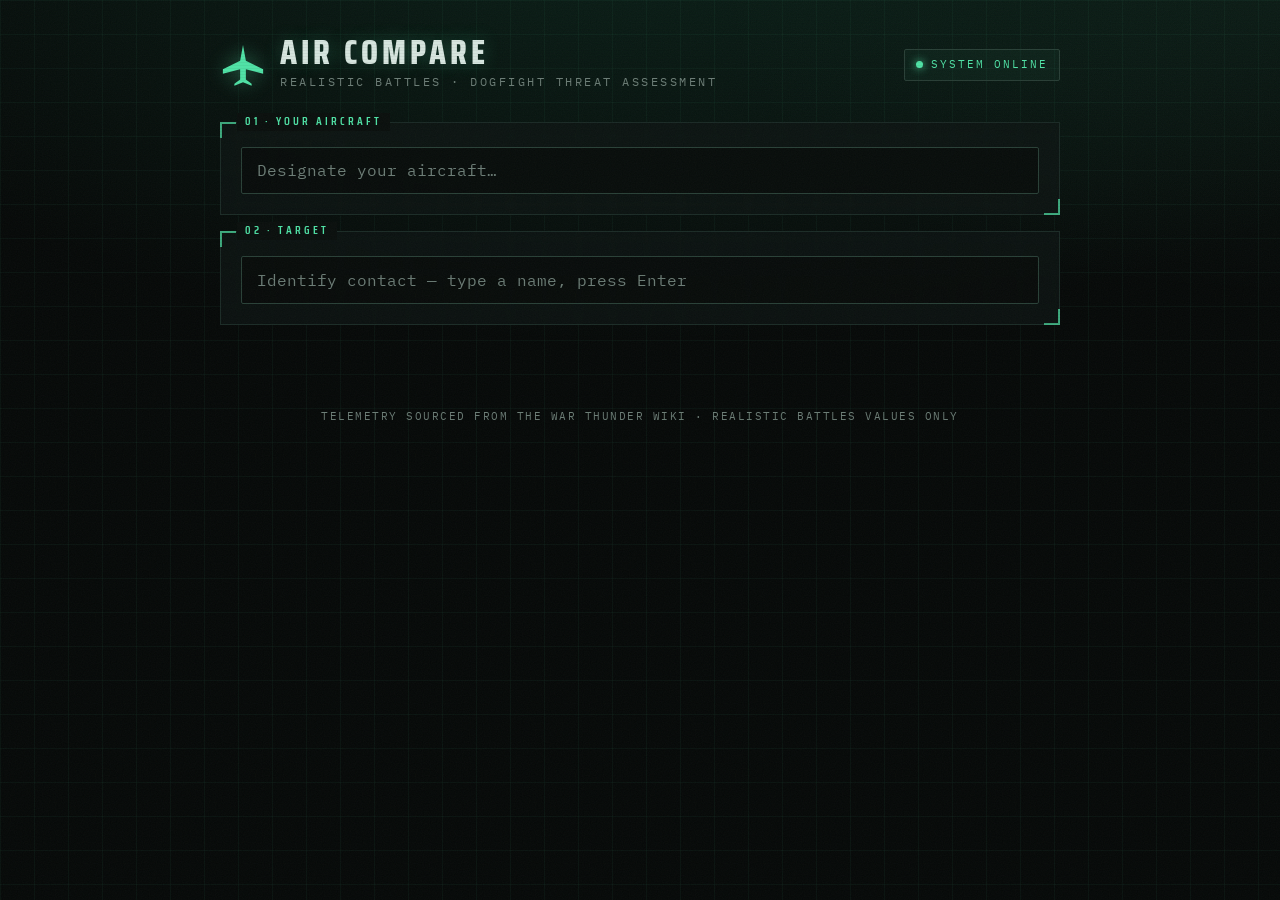
<file: app/static/index.html>
<!DOCTYPE html>
<html lang="en">
<head>
    <meta charset="UTF-8">
    <meta name="viewport" content="width=device-width, initial-scale=1">
    <title>Air Compare — RB Threat Assessment</title>
    <link rel="icon" type="image/svg+xml" href="favicon.svg">
    <link rel="preconnect" href="https://fonts.googleapis.com">
    <link rel="preconnect" href="https://fonts.gstatic.com" crossorigin>
    <link href="https://fonts.googleapis.com/css2?family=Saira+Condensed:wght@400;500;600;700;800&family=IBM+Plex+Mono:ital,wght@0,400;0,500;0,600;1,400&display=swap" rel="stylesheet">
    <link rel="stylesheet" href="style.css">
</head>
<body>
    <div class="scanlines" aria-hidden="true"></div>
    <div class="grain" aria-hidden="true"></div>

    <header class="hud-header">
        <div class="brand">
            <svg class="brand__mark" viewBox="0 0 64 64" aria-hidden="true">
                <path d="M32 4 L36 26 L60 38 L60 44 L36 38 L36 52 L44 58 L44 61 L32 56 L20 61 L20 58 L28 52 L28 38 L4 44 L4 38 L28 26 Z"/>
            </svg>
            <div class="brand__text">
                <h1>AIR&nbsp;COMPARE</h1>
                <p class="tagline">Realistic Battles · Dogfight Threat Assessment</p>
            </div>
        </div>
        <div class="hud-header__status" id="status-line">
            <span class="dot"></span><span id="status-text">SYSTEM ONLINE</span>
        </div>
    </header>

    <main>
        <section class="panel panel--ownship" id="ownship" style="--delay:.05s">
            <div class="panel__tag">01 · Your Aircraft</div>
            <div class="autocomplete" id="my-field">
                <input type="text" id="my-aircraft" placeholder="Designate your aircraft…"
                       autocomplete="off" spellcheck="false">
                <ul class="suggestions" id="my-suggestions" hidden></ul>
            </div>
            <div class="ownship-card" id="ownship-card" hidden>
                <div class="ownship-card__img">
                    <img id="ownship-img" alt="" loading="lazy">
                </div>
                <div class="ownship-card__meta">
                    <div class="ownship-card__name" id="ownship-name"></div>
                    <div class="ownship-card__sub" id="ownship-sub"></div>
                </div>
                <button type="button" class="btn-clear" id="clear-btn" title="Clear saved aircraft">
                    <span>CLEAR</span>
                </button>
            </div>
        </section>

        <section class="panel panel--contact" id="lookup" style="--delay:.12s">
            <div class="panel__tag">02 · Target</div>
            <div class="autocomplete">
                <input type="text" id="target-aircraft"
                       placeholder="Identify contact — type a name, press Enter"
                       autocomplete="off" spellcheck="false">
                <ul class="suggestions" id="target-suggestions" hidden></ul>
            </div>
        </section>

        <section id="result" hidden></section>
        <p class="message" id="message" hidden></p>
    </main>

    <footer>
        <p>Telemetry sourced from the War Thunder wiki · Realistic Battles values only</p>
    </footer>

    <script src="main.js"></script>
</body>
</html>
</file>
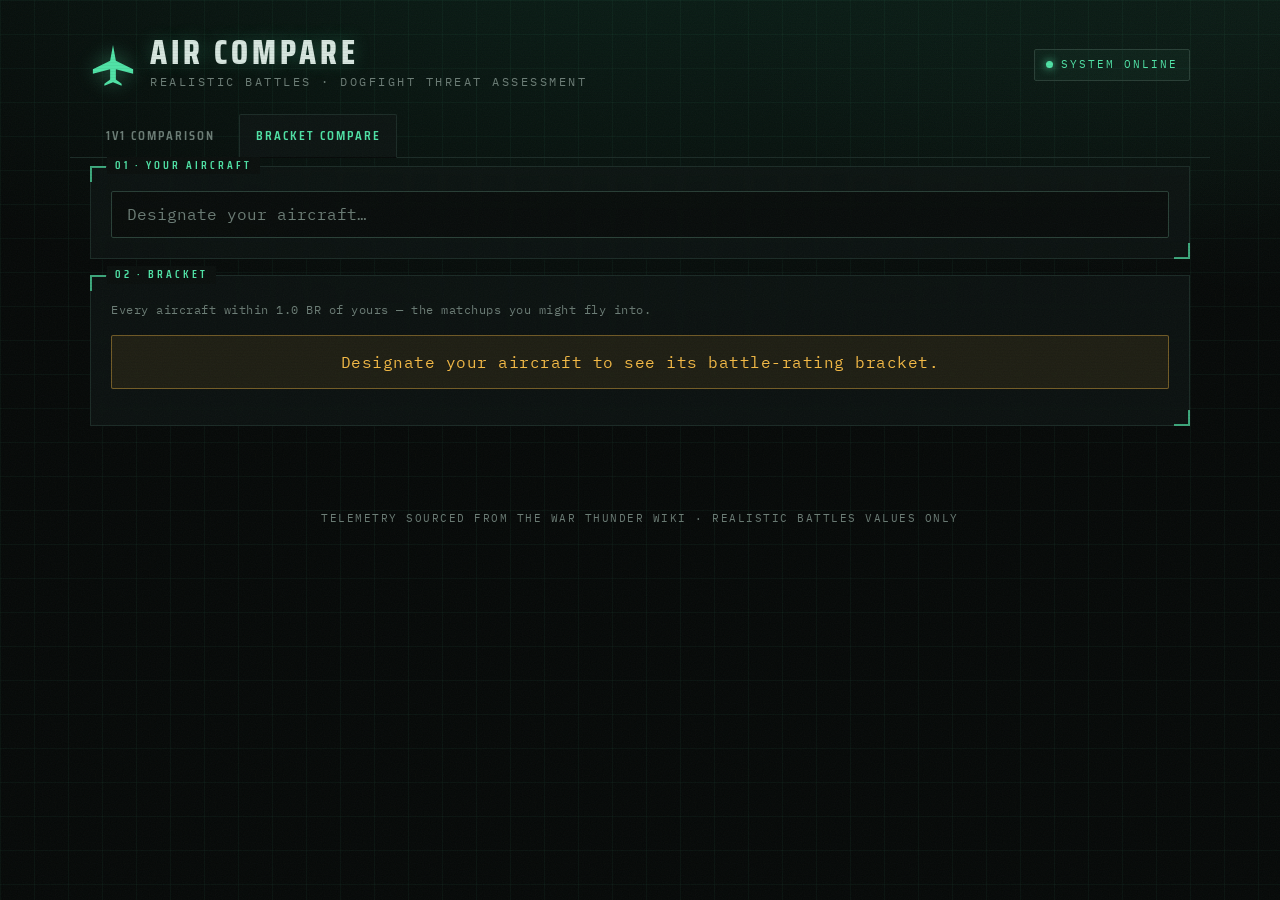
<file: app/static/bracket.html>
<!DOCTYPE html>
<html lang="en">
<head>
    <meta charset="UTF-8">
    <meta name="viewport" content="width=device-width, initial-scale=1">
    <title>Air Compare — Bracket</title>
    <link rel="icon" type="image/svg+xml" href="favicon.svg">
    <link rel="preconnect" href="https://fonts.googleapis.com">
    <link rel="preconnect" href="https://fonts.gstatic.com" crossorigin>
    <link href="https://fonts.googleapis.com/css2?family=Saira+Condensed:wght@400;500;600;700;800&family=IBM+Plex+Mono:ital,wght@0,400;0,500;0,600;1,400&display=swap" rel="stylesheet">
    <link rel="stylesheet" href="style.css">
</head>
<body class="wide">
    <div class="scanlines" aria-hidden="true"></div>
    <div class="grain" aria-hidden="true"></div>

    <header class="hud-header">
        <div class="brand">
            <svg class="brand__mark" viewBox="0 0 64 64" aria-hidden="true">
                <path d="M32 4 L36 26 L60 38 L60 44 L36 38 L36 52 L44 58 L44 61 L32 56 L20 61 L20 58 L28 52 L28 38 L4 44 L4 38 L28 26 Z"/>
            </svg>
            <div class="brand__text">
                <h1>AIR&nbsp;COMPARE</h1>
                <p class="tagline">Realistic Battles · Dogfight Threat Assessment</p>
            </div>
        </div>
        <div class="hud-header__status" id="status-line">
            <span class="dot"></span><span id="status-text">SYSTEM ONLINE</span>
        </div>
    </header>

    <nav class="nav">
        <a class="nav__link" href="/">1v1 Comparison</a>
        <a class="nav__link nav__link--active" href="/bracket">Bracket Compare</a>
    </nav>

    <main>
        <section class="panel panel--ownship" id="ownship" style="--delay:.05s">
            <div class="panel__tag">01 · Your Aircraft</div>
            <div class="autocomplete" id="my-field">
                <input type="text" id="my-aircraft" placeholder="Designate your aircraft…"
                       autocomplete="off" spellcheck="false">
                <ul class="suggestions" id="my-suggestions" hidden></ul>
            </div>
            <div class="ownship-card" id="ownship-card" hidden>
                <div class="ownship-card__img">
                    <img id="ownship-img" alt="" loading="lazy">
                </div>
                <div class="ownship-card__meta">
                    <div class="ownship-card__name" id="ownship-name"></div>
                    <div class="ownship-card__sub" id="ownship-sub"></div>
                </div>
                <button type="button" class="btn-clear" id="clear-btn" title="Clear saved aircraft">
                    <span>CLEAR</span>
                </button>
            </div>
        </section>

        <section class="panel panel--bracket" id="bracket-panel" style="--delay:.12s">
            <div class="panel__tag">02 · Bracket</div>
            <p class="panel__hint">Every aircraft within 1.0 BR of yours — the matchups you might fly into.</p>
            <section id="result" hidden></section>
            <p class="message" id="message" hidden></p>
        </section>
    </main>

    <footer>
        <p>Telemetry sourced from the War Thunder wiki · Realistic Battles values only</p>
    </footer>

    <script src="common.js"></script>
    <script src="bracket.js"></script>
</body>
</html>
</file>
<file: app/static/style.css>
:root {
    --bg: #060908;
    --bg-2: #0a0f0d;
    --panel: rgba(15, 22, 20, 0.72);
    --line: #1b2b26;
    --line-bright: #294037;
    --ink: #d7e6df;
    --muted: #6c7d76;
    --hud: #4fe3a6;
    --hud-deep: #1f8c63;
    --good: #4fe3a6;
    --average: #f4ba45;
    --poor: #ff5f56;
    --grid: rgba(79, 227, 166, 0.045);
    --mono: "IBM Plex Mono", ui-monospace, "SF Mono", Menlo, monospace;
    --display: "Saira Condensed", "Arial Narrow", sans-serif;
}

* { box-sizing: border-box; }

html { scroll-behavior: smooth; }

body {
    margin: 0;
    min-height: 100vh;
    font-family: var(--mono);
    color: var(--ink);
    background:
        radial-gradient(120% 80% at 50% -10%, rgba(31, 140, 99, 0.18), transparent 60%),
        radial-gradient(80% 60% at 100% 0%, rgba(79, 227, 166, 0.06), transparent 55%),
        linear-gradient(var(--grid) 1px, transparent 1px) 0 0 / 100% 34px,
        linear-gradient(90deg, var(--grid) 1px, transparent 1px) 0 0 / 34px 100%,
        var(--bg);
    line-height: 1.55;
    -webkit-font-smoothing: antialiased;
}

/* ---- Atmosphere overlays ---- */
.scanlines, .grain {
    position: fixed;
    inset: 0;
    pointer-events: none;
    z-index: 100;
}
.scanlines {
    background: repeating-linear-gradient(
        to bottom,
        rgba(0, 0, 0, 0) 0,
        rgba(0, 0, 0, 0) 2px,
        rgba(0, 0, 0, 0.16) 3px
    );
    mix-blend-mode: multiply;
    opacity: 0.5;
}
.grain {
    opacity: 0.04;
    background-image: url("data:image/svg+xml,%3Csvg xmlns='http://www.w3.org/2000/svg' width='160' height='160'%3E%3Cfilter id='n'%3E%3CfeTurbulence type='fractalNoise' baseFrequency='0.85' numOctaves='3'/%3E%3C/filter%3E%3Crect width='100%25' height='100%25' filter='url(%23n)'/%3E%3C/svg%3E");
}

/* ---- Header ---- */
.hud-header {
    max-width: 880px;
    margin: 0 auto;
    padding: 2.4rem 1.25rem 1.4rem;
    display: flex;
    align-items: center;
    justify-content: space-between;
    gap: 1rem;
    flex-wrap: wrap;
}
.brand { display: flex; align-items: center; gap: 0.9rem; }
.brand__mark {
    width: 46px;
    height: 46px;
    fill: var(--hud);
    filter: drop-shadow(0 0 10px rgba(79, 227, 166, 0.45));
    animation: sweep 6s ease-in-out infinite;
}
@keyframes sweep {
    0%, 100% { transform: rotate(-3deg); }
    50% { transform: rotate(3deg); }
}
.brand__text h1 {
    margin: 0;
    font-family: var(--display);
    font-weight: 800;
    font-size: 2.1rem;
    letter-spacing: 4px;
    line-height: 0.9;
    color: var(--ink);
    text-shadow: 0 0 18px rgba(79, 227, 166, 0.25);
}
.tagline {
    margin: 0.3rem 0 0;
    color: var(--muted);
    font-size: 0.72rem;
    letter-spacing: 2.5px;
    text-transform: uppercase;
}
.hud-header__status {
    font-size: 0.68rem;
    letter-spacing: 2px;
    color: var(--hud);
    text-transform: uppercase;
    display: flex;
    align-items: center;
    gap: 0.5rem;
    border: 1px solid var(--line-bright);
    padding: 0.4rem 0.7rem;
    border-radius: 2px;
    background: rgba(79, 227, 166, 0.04);
}
.hud-header__status.offline { color: var(--average); }
.hud-header__status.offline .dot { background: var(--average); box-shadow: 0 0 8px var(--average); }
.dot {
    width: 7px; height: 7px; border-radius: 50%;
    background: var(--hud);
    box-shadow: 0 0 8px var(--hud);
    animation: blink 2s steps(1) infinite;
}
@keyframes blink { 50% { opacity: 0.25; } }

/* ---- Nav ---- */
.nav {
    max-width: 880px;
    margin: 0 auto;
    padding: 0 1.25rem;
    display: flex;
    gap: 0.5rem;
    border-bottom: 1px solid var(--line);
}
.nav__link {
    font-family: var(--display);
    font-weight: 600;
    font-size: 0.85rem;
    letter-spacing: 2px;
    text-transform: uppercase;
    text-decoration: none;
    color: var(--muted);
    padding: 0.65rem 0.95rem;
    border: 1px solid transparent;
    border-bottom: none;
    border-radius: 2px 2px 0 0;
    margin-bottom: -1px;
    transition: color 0.15s, background 0.15s;
}
.nav__link:hover { color: var(--ink); background: rgba(255, 255, 255, 0.02); }
.nav__link--active {
    color: var(--hud);
    background: var(--panel);
    border-color: var(--line);
    border-bottom: 1px solid var(--bg);
}

/* ---- Layout ---- */
main {
    max-width: 880px;
    margin: 0 auto;
    padding: 0.5rem 1.25rem 1rem;
}
/* Bracket page carries more data per row, so it gets a wider column. */
body.wide .hud-header,
body.wide .nav,
body.wide main { max-width: 1140px; }

/* ---- Panels with corner brackets ---- */
.panel {
    position: relative;
    background: var(--panel);
    border: 1px solid var(--line);
    padding: 1.5rem 1.25rem 1.25rem;
    margin-bottom: 1rem;
    backdrop-filter: blur(2px);
    animation: rise 0.6s cubic-bezier(0.2, 0.7, 0.2, 1) both;
    animation-delay: var(--delay, 0s);
}
.panel::before, .panel::after {
    content: "";
    position: absolute;
    width: 14px; height: 14px;
    border: 2px solid var(--hud);
    opacity: 0.7;
}
.panel::before { top: -1px; left: -1px; border-right: 0; border-bottom: 0; }
.panel::after { bottom: -1px; right: -1px; border-left: 0; border-top: 0; }
.panel__tag {
    position: absolute;
    top: -0.62rem;
    left: 1rem;
    background: var(--bg-2);
    padding: 0 0.5rem;
    font-family: var(--display);
    font-weight: 600;
    font-size: 0.72rem;
    letter-spacing: 3px;
    text-transform: uppercase;
    color: var(--hud);
}
@keyframes rise {
    from { opacity: 0; transform: translateY(14px); }
    to { opacity: 1; transform: translateY(0); }
}

/* Each panel sets backdrop-filter, which makes it its own stacking context; a
   later panel would otherwise paint over this one's open suggestions dropdown. */
.panel--ownship { z-index: 5; }

/* ---- Inputs ---- */
.autocomplete { position: relative; }
input[type="text"] {
    width: 100%;
    padding: 0.8rem 0.95rem;
    font-family: var(--mono);
    font-size: 1rem;
    color: var(--ink);
    background: rgba(0, 0, 0, 0.35);
    border: 1px solid var(--line-bright);
    border-radius: 2px;
    transition: border-color 0.15s, box-shadow 0.15s;
}
input[type="text"]::placeholder { color: var(--muted); }
input[type="text"]:focus {
    outline: none;
    border-color: var(--hud);
    box-shadow: 0 0 0 1px var(--hud), 0 0 22px rgba(79, 227, 166, 0.15);
}

/* ---- Suggestions dropdown ---- */
.suggestions {
    list-style: none;
    margin: 0.35rem 0 0;
    padding: 0.25rem;
    position: absolute;
    left: 0; right: 0;
    z-index: 50;
    background: #0c1411;
    border: 1px solid var(--line-bright);
    border-radius: 2px;
    max-height: 280px;
    overflow-y: auto;
    box-shadow: 0 18px 40px rgba(0, 0, 0, 0.6);
}
.suggestions li {
    padding: 0.45rem 0.55rem;
    cursor: pointer;
    display: flex;
    align-items: center;
    gap: 0.7rem;
    border-radius: 2px;
}
.suggestions li:hover,
.suggestions li.active {
    background: rgba(79, 227, 166, 0.14);
    box-shadow: inset 2px 0 0 var(--hud);
}
.suggestions .thumb {
    width: 44px; height: 28px;
    object-fit: cover;
    flex: none;
    background: #060908;
    border: 1px solid var(--line);
    border-radius: 1px;
}
.suggestions .thumb--empty { display: inline-block; }
.suggestions .s-name { flex: 1; font-size: 0.92rem; }
.suggestions .s-meta {
    color: var(--muted);
    font-size: 0.72rem;
    letter-spacing: 1px;
    text-transform: uppercase;
    white-space: nowrap;
}
.suggestions li:hover .s-meta,
.suggestions li.active .s-meta { color: var(--hud); }

/* ---- Saved ownship card ---- */
.ownship-card {
    display: flex;
    align-items: center;
    gap: 1rem;
    margin-top: 0.9rem;
}
/* A bare display:flex would beat the [hidden] attribute, so hide explicitly. */
.ownship-card[hidden] { display: none; }
.ownship-card__img {
    width: 124px;
    height: 70px;
    flex: none;
    border: 1px solid var(--line-bright);
    background:
        linear-gradient(135deg, rgba(79, 227, 166, 0.08), transparent),
        #060908;
    display: grid;
    place-items: center;
    overflow: hidden;
    border-radius: 2px;
}
.ownship-card__img img { width: 100%; height: 100%; object-fit: cover; }
.ownship-card__meta { flex: 1; min-width: 0; }
.ownship-card__name {
    font-family: var(--display);
    font-weight: 700;
    font-size: 1.5rem;
    letter-spacing: 1px;
    line-height: 1;
    color: var(--ink);
    white-space: nowrap;
    overflow: hidden;
    text-overflow: ellipsis;
}
.ownship-card__sub {
    margin-top: 0.35rem;
    color: var(--muted);
    font-size: 0.74rem;
    letter-spacing: 1.5px;
    text-transform: uppercase;
}
.btn-clear {
    flex: none;
    font-family: var(--display);
    font-weight: 600;
    letter-spacing: 2px;
    font-size: 0.8rem;
    color: var(--muted);
    background: transparent;
    border: 1px solid var(--line-bright);
    padding: 0.5rem 0.85rem;
    border-radius: 2px;
    cursor: pointer;
    transition: all 0.15s;
}
.btn-clear:hover {
    color: var(--poor);
    border-color: var(--poor);
    box-shadow: 0 0 16px rgba(255, 95, 86, 0.2);
}

/* ---- Result reveal ---- */
#result { animation: rise 0.5s cubic-bezier(0.2, 0.7, 0.2, 1) both; }

/* ---- Verdict ---- */
.verdict {
    position: relative;
    border: 1px solid var(--line-bright);
    border-radius: 2px;
    padding: 1.3rem 1.25rem 1.1rem;
    margin-bottom: 1rem;
    text-align: center;
    overflow: hidden;
}
.verdict::before {
    content: "";
    position: absolute;
    inset: 0;
    opacity: 0.12;
    background: radial-gradient(80% 140% at 50% 0%, currentColor, transparent 70%);
    pointer-events: none;
}
.verdict__readout {
    font-family: var(--display);
    font-weight: 800;
    font-size: 2.6rem;
    letter-spacing: 6px;
    line-height: 1;
    text-shadow: 0 0 26px currentColor;
}
.verdict__sub {
    margin-top: 0.4rem;
    color: var(--muted);
    font-size: 0.78rem;
    letter-spacing: 1px;
}
.verdict__sub strong { color: var(--ink); font-weight: 600; }
.verdict.good { color: var(--good); }
.verdict.average { color: var(--average); }
.verdict.poor { color: var(--poor); }

/* ---- Advantage meter ---- */
.meter {
    position: relative;
    height: 6px;
    margin: 1rem auto 0.2rem;
    max-width: 460px;
    background: linear-gradient(90deg,
        var(--poor) 0%, rgba(244, 186, 69, 0.7) 50%, var(--good) 100%);
    border-radius: 3px;
    opacity: 0.85;
}
.meter__needle {
    position: absolute;
    top: -5px;
    width: 3px;
    height: 16px;
    background: var(--ink);
    box-shadow: 0 0 8px var(--ink);
    transform: translateX(-50%);
    transition: left 0.6s cubic-bezier(0.2, 0.7, 0.2, 1);
}
.meter__scale {
    display: flex;
    justify-content: space-between;
    max-width: 460px;
    margin: 0.45rem auto 0;
    font-size: 0.62rem;
    letter-spacing: 1.5px;
    color: var(--muted);
    text-transform: uppercase;
}

/* ---- Dossier (recognition cards) ---- */
.dossier {
    display: grid;
    grid-template-columns: 1fr auto 1fr;
    align-items: stretch;
    gap: 0.75rem;
    margin-bottom: 1rem;
}
.dossier__card {
    position: relative;
    border: 1px solid var(--line);
    background: rgba(0, 0, 0, 0.3);
    padding: 0.85rem;
    border-radius: 2px;
}
.dossier__card--mine {
    border-color: rgba(215, 230, 223, 0.35);
    background: rgba(215, 230, 223, 0.03);
    box-shadow: inset 0 0 0 1px rgba(215, 230, 223, 0.08);
}
.dossier__img {
    width: 100%;
    aspect-ratio: 16 / 9;
    object-fit: cover;
    background: #060908;
    border: 1px solid var(--line);
    border-radius: 1px;
    display: block;
}
.dossier__img--empty {
    display: grid;
    place-items: center;
    color: var(--muted);
    font-size: 0.7rem;
    letter-spacing: 2px;
}
.dossier__name {
    font-family: var(--display);
    font-weight: 700;
    font-size: 1.3rem;
    letter-spacing: 0.5px;
    margin-top: 0.6rem;
    line-height: 1.05;
}
.dossier__sub {
    color: var(--muted);
    font-size: 0.72rem;
    letter-spacing: 1.5px;
    text-transform: uppercase;
    margin-top: 0.2rem;
}
.dossier__flag {
    position: absolute;
    top: 0.85rem;
    right: 0.85rem;
    font-family: var(--display);
    font-weight: 700;
    font-size: 0.6rem;
    letter-spacing: 2px;
    color: var(--bg);
    background: var(--ink);
    padding: 0.15rem 0.4rem;
    border-radius: 1px;
}
.dossier__vs {
    align-self: center;
    font-family: var(--display);
    font-weight: 800;
    font-size: 1.1rem;
    letter-spacing: 2px;
    color: var(--muted);
}

/* ---- Comparison table ---- */
table {
    width: 100%;
    border-collapse: collapse;
    background: rgba(0, 0, 0, 0.25);
    border: 1px solid var(--line);
    border-radius: 2px;
    overflow: hidden;
}
th, td {
    padding: 0.7rem 0.95rem;
    text-align: left;
    border-bottom: 1px solid var(--line);
    font-size: 0.95rem;
}
thead th {
    background: rgba(255, 255, 255, 0.02);
    font-family: var(--display);
    font-weight: 600;
    font-size: 0.78rem;
    text-transform: uppercase;
    letter-spacing: 1.5px;
    color: var(--muted);
}
.col-stat {
    width: 34%;
    color: var(--muted);
    text-transform: uppercase;
    font-size: 0.74rem;
    letter-spacing: 1.5px;
}
tbody tr:last-child td { border-bottom: none; }
tbody tr:hover td { background: rgba(255, 255, 255, 0.015); }

/* your-aircraft column — neutral marker so green stays "winner only" */
.col-mine {
    background: rgba(215, 230, 223, 0.035);
    box-shadow: inset 2px 0 0 rgba(215, 230, 223, 0.4);
}
thead .col-mine { color: var(--ink); }
.you-tag {
    display: inline-block;
    font-family: var(--display);
    font-weight: 600;
    font-size: 0.58rem;
    letter-spacing: 2px;
    color: var(--ink);
    background: rgba(255, 255, 255, 0.05);
    border: 1px solid var(--line-bright);
    padding: 0.05rem 0.38rem;
    border-radius: 1px;
    margin-left: 0.45rem;
    vertical-align: 2px;
}

td.win {
    color: var(--good);
    font-weight: 600;
}
td.win::before {
    content: "▲ ";
    font-size: 0.7em;
    vertical-align: 1px;
}
td.lose {
    color: var(--poor);
}
td.lose::before {
    content: "▼ ";
    font-size: 0.7em;
    vertical-align: 1px;
    opacity: 0.8;
}
td.unknown { color: var(--muted); font-style: italic; }

/* ---- Bracket page ---- */
.panel__hint {
    margin: 0 0 1rem;
    color: var(--muted);
    font-size: 0.78rem;
    letter-spacing: 0.5px;
}
.b-summary {
    display: flex;
    align-items: baseline;
    gap: 0.75rem;
    flex-wrap: wrap;
    margin-bottom: 0.85rem;
    padding-bottom: 0.6rem;
    border-bottom: 1px solid var(--line);
}
.b-summary__label {
    font-family: var(--display);
    font-weight: 600;
    font-size: 0.74rem;
    letter-spacing: 2px;
    text-transform: uppercase;
    color: var(--muted);
}
.b-summary__br {
    font-family: var(--display);
    font-weight: 700;
    font-size: 1.1rem;
    letter-spacing: 1px;
    color: var(--hud);
}
.b-summary__count {
    margin-left: auto;
    font-size: 0.72rem;
    letter-spacing: 1.5px;
    text-transform: uppercase;
    color: var(--muted);
}

/* Threat ledger: responsive grid rows that collapse to cards on narrow screens. */
.ledger {
    --ledger-cols: minmax(190px, 1.9fr) minmax(210px, 1.7fr) minmax(170px, 1.7fr) 132px;
    display: flex;
    flex-direction: column;
    gap: 0.5rem;
}
.ledger__head {
    display: grid;
    grid-template-columns: var(--ledger-cols);
    gap: 0.9rem;
    padding: 0 0.9rem 0.35rem;
    font-family: var(--display);
    font-weight: 600;
    font-size: 0.7rem;
    letter-spacing: 2px;
    text-transform: uppercase;
    color: var(--muted);
}
.trow {
    display: grid;
    grid-template-columns: var(--ledger-cols);
    gap: 0.9rem;
    align-items: center;
    padding: 0.7rem 0.9rem;
    background: rgba(0, 0, 0, 0.28);
    border: 1px solid var(--line);
    border-radius: 2px;
    transition: border-color 0.15s, background 0.15s;
    /* Skip layout/paint for rows scrolled out of view in long brackets. */
    content-visibility: auto;
    contain-intrinsic-size: auto 60px;
}
.trow:hover { border-color: var(--line-bright); background: rgba(255, 255, 255, 0.02); }
.trow--mine {
    border-color: rgba(215, 230, 223, 0.4);
    background: rgba(215, 230, 223, 0.05);
    box-shadow: inset 3px 0 0 rgba(215, 230, 223, 0.5);
}
.trow__contact { display: flex; align-items: center; gap: 0.7rem; min-width: 0; }
.trow__img {
    width: 54px; height: 34px;
    flex: none;
    object-fit: cover;
    background: #060908;
    border: 1px solid var(--line);
    border-radius: 1px;
}
.trow__img--empty { display: inline-block; }
.trow__id { min-width: 0; }
.trow__name {
    font-family: var(--display);
    font-weight: 700;
    font-size: 1.05rem;
    letter-spacing: 0.5px;
    line-height: 1.05;
    white-space: nowrap;
    overflow: hidden;
    text-overflow: ellipsis;
}
.trow__meta {
    color: var(--muted);
    font-size: 0.68rem;
    letter-spacing: 1.5px;
    text-transform: uppercase;
    margin-top: 0.1rem;
}
.trow__perf { display: flex; gap: 0.4rem; }
.chip {
    flex: 1 1 0;
    min-width: 0;
    display: flex;
    flex-direction: column;
    gap: 1px;
    padding: 0.25rem 0.5rem;
    border: 1px solid var(--line);
    border-radius: 2px;
    background: rgba(0, 0, 0, 0.25);
}
.chip__k {
    font-family: var(--display);
    font-weight: 600;
    font-size: 0.56rem;
    letter-spacing: 1.5px;
    color: var(--muted);
}
.chip__v { font-size: 0.82rem; color: var(--ink); white-space: nowrap; }
.chip__v.unknown { color: var(--muted); font-style: italic; }
.trow__loadout { display: flex; flex-direction: column; gap: 0.15rem; min-width: 0; }
.trow__arm { font-size: 0.82rem; color: var(--ink); }
.trow__arm.unknown { color: var(--muted); font-style: italic; }
.trow__cm {
    font-size: 0.68rem;
    letter-spacing: 1px;
    text-transform: uppercase;
    color: var(--muted);
}
.trow__verdict {
    font-family: var(--display);
    font-weight: 700;
    letter-spacing: 1.5px;
    text-transform: uppercase;
    font-size: 0.82rem;
    text-align: center;
    padding: 0.45rem 0.5rem;
    border: 1px solid currentColor;
    border-radius: 2px;
}
.trow__verdict.good { color: var(--good); background: rgba(79, 227, 166, 0.08); }
.trow__verdict.average { color: var(--average); background: rgba(244, 186, 69, 0.08); }
.trow__verdict.poor { color: var(--poor); background: rgba(255, 95, 86, 0.08); }
.trow__verdict--you {
    color: var(--ink);
    border-style: dashed;
    border-color: var(--line-bright);
    background: transparent;
}

.ledger__more {
    display: flex;
    align-items: center;
    gap: 0.6rem;
    flex-wrap: wrap;
    margin-top: 0.9rem;
}
.btn-more {
    font-family: var(--display);
    font-weight: 600;
    letter-spacing: 2px;
    text-transform: uppercase;
    font-size: 0.78rem;
    color: var(--hud);
    background: rgba(79, 227, 166, 0.06);
    border: 1px solid var(--line-bright);
    padding: 0.6rem 1rem;
    border-radius: 2px;
    cursor: pointer;
    transition: border-color 0.15s, background 0.15s, box-shadow 0.15s;
}
.btn-more:hover {
    border-color: var(--hud);
    background: rgba(79, 227, 166, 0.12);
    box-shadow: 0 0 16px rgba(79, 227, 166, 0.18);
}
.btn-more:disabled { opacity: 0.45; cursor: progress; box-shadow: none; }
.btn-more--all { color: var(--ink); }
.ledger__count {
    margin-left: auto;
    font-size: 0.7rem;
    letter-spacing: 1.5px;
    text-transform: uppercase;
    color: var(--muted);
}

@media (max-width: 900px) {
    .ledger__head { display: none; }
    .trow {
        grid-template-columns: 1fr;
        gap: 0.7rem;
        padding: 0.9rem;
    }
    .trow__name { white-space: normal; }
}

/* ---- Message ---- */
.message {
    text-align: center;
    color: var(--average);
    background: rgba(244, 186, 69, 0.08);
    border: 1px solid rgba(244, 186, 69, 0.4);
    border-radius: 2px;
    padding: 0.85rem;
    letter-spacing: 0.5px;
}

footer {
    text-align: center;
    color: var(--muted);
    font-size: 0.7rem;
    letter-spacing: 1.5px;
    text-transform: uppercase;
    padding: 2.5rem 1rem 3rem;
}

/* ---- Responsive ---- */
@media (max-width: 560px) {
    .brand__text h1 { font-size: 1.7rem; letter-spacing: 2px; }
    .dossier { grid-template-columns: 1fr; }
    .dossier__vs { justify-self: center; }
    .verdict__readout { font-size: 2rem; letter-spacing: 3px; }
    .ownship-card { flex-wrap: wrap; }
    .ownship-card__meta { order: 3; flex-basis: 100%; }
}

@media (prefers-reduced-motion: reduce) {
    *, *::before, *::after { animation: none !important; transition: none !important; }
}
</file>
